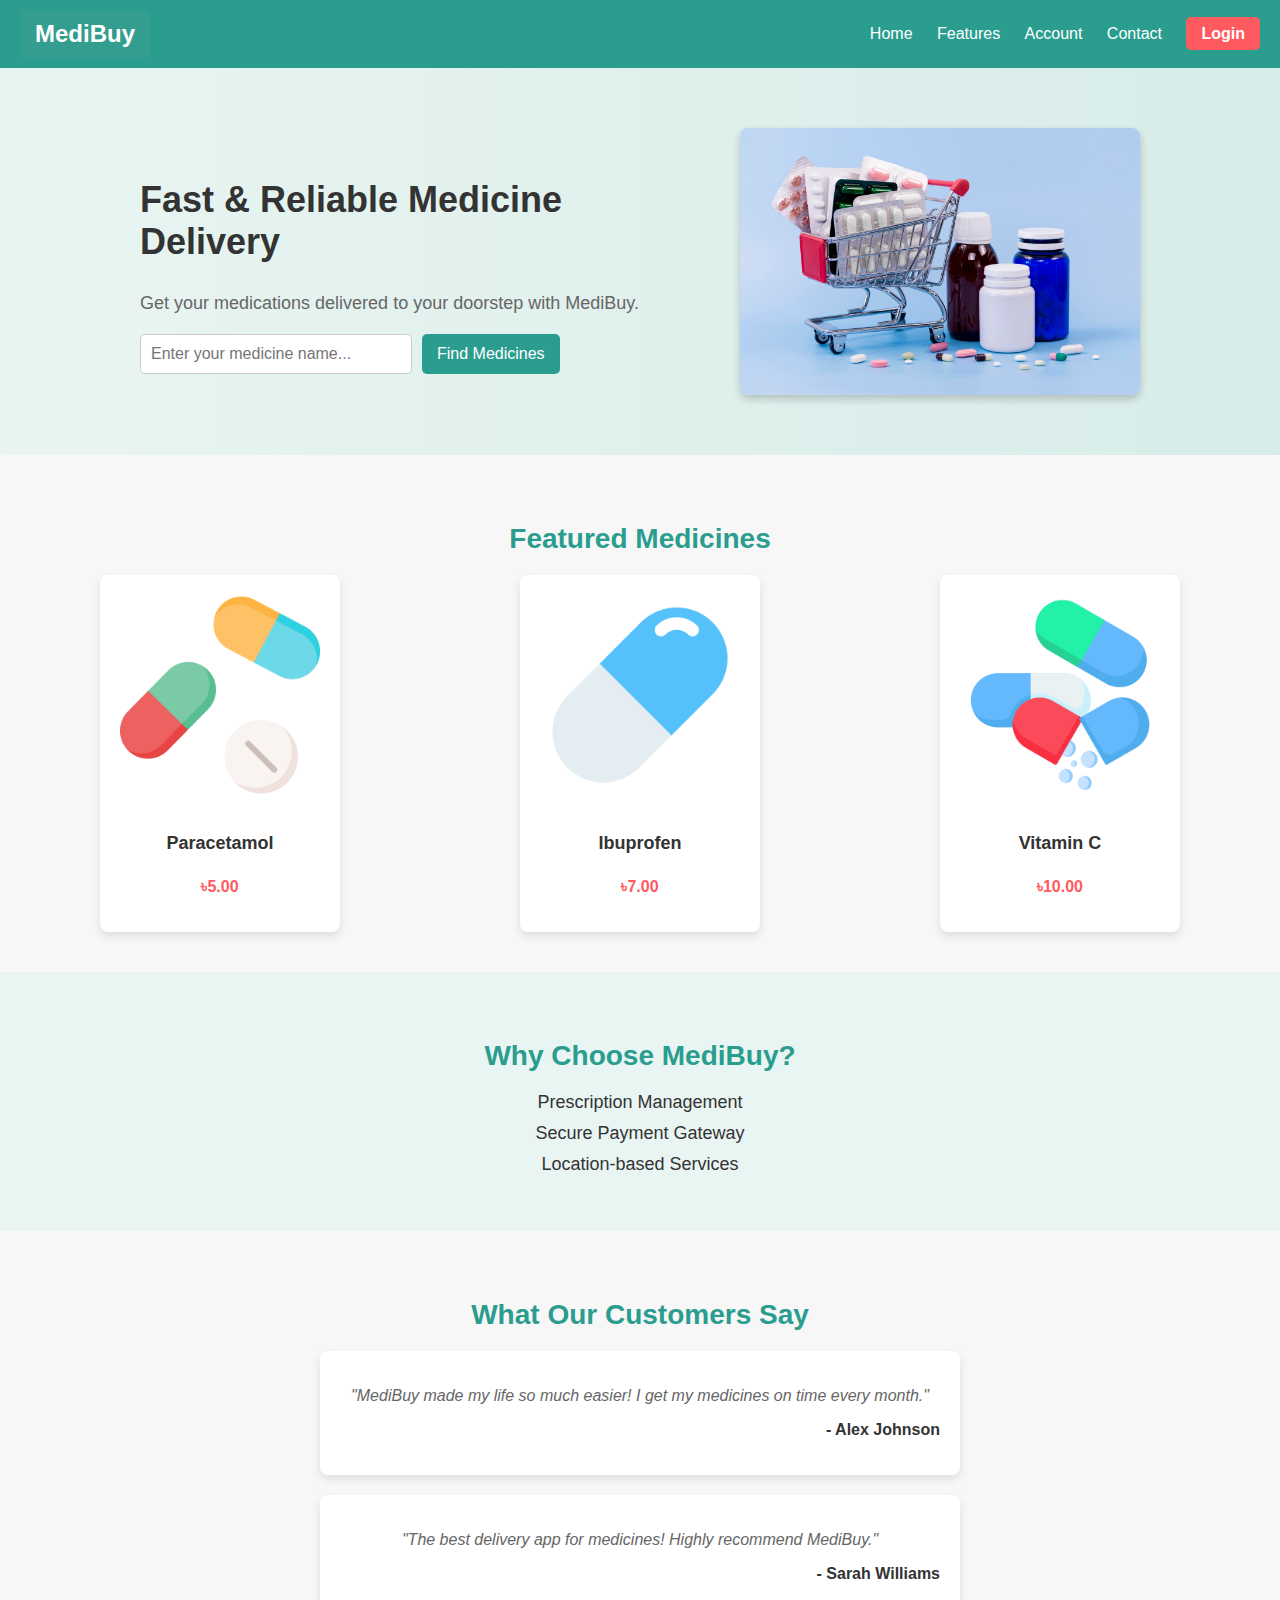
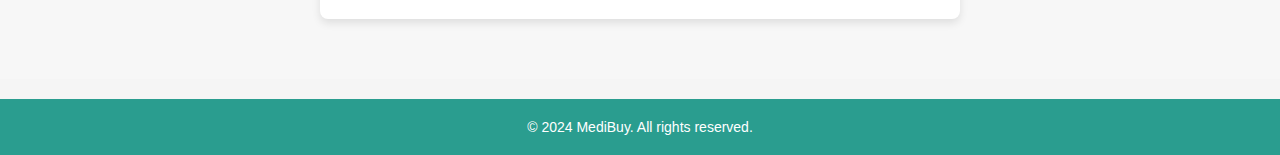
<file: index.html>
<!DOCTYPE html>
<html lang="en">
<head>
    <meta charset="UTF-8">
    <meta name="viewport" content="width=device-width, initial-scale=1.0">
    <title>MediBuy</title>
    <link rel="stylesheet" href="index.css">
</head>
<body>
    <header>
        <h1>
            <a href="index.html" class="button-link">MediBuy</a></h1>
        </h1>
        <nav>
            <a href="#home">Home</a>
            <a href="login.html">Features</a>
            <a href="#account">Account</a>
            <a href="#contact">Contact</a>
            <a href="login.html" class="login-btn">Login</a>
        </nav>
    </header>

    <section id="hero">
        <div class="hero-content">
            <div class="hero-text">
                <h2>Fast & Reliable Medicine Delivery</h2>
                <p>Get your medications delivered to your doorstep with MediBuy.</p>
                <div class="search-container">
                    <input type="text" placeholder="Enter your medicine name...">
                    <button>Find Medicines</button>
                </div>
            </div>
            <img src="image/high-angle-pill-foils-plastic-containers.jpg" alt="Medicine delivery" class="hero-image">
        </div>
    </section>

    <!-- Featured Medicines Section -->
    <section id="featured-medicines">
        <h3>Featured Medicines</h3>
        <div class="medicine-list">
            <div class="medicine-item">
                <img src="image/medicine1.png" alt="Medicine 1">
                <h4>Paracetamol</h4>
                <p>৳5.00</p>
            </div>
            <div class="medicine-item">
                <img src="image/medicine2.png" alt="Medicine 2">
                <h4>Ibuprofen</h4>
                <p>৳7.00</p>
            </div>
            <div class="medicine-item">
                <img src="image/medicine3.png" alt="Medicine 3">
                <h4>Vitamin C</h4>
                <p>৳10.00</p>
            </div>
        </div>
    </section>

    <!-- Benefits Section -->
    <section id="benefits">
        <h3>Why Choose MediBuy?</h3>
        <ul>
            <li>Prescription Management</li>
            <li>Secure Payment Gateway</li>
            <li>Location-based Services</li>
        </ul>
    </section>

    <!-- Testimonials Section -->
    <section id="testimonials">
        <h3>What Our Customers Say</h3>
        <div class="testimonial">
            <p>"MediBuy made my life so much easier! I get my medicines on time every month."</p>
            <p>- Alex Johnson</p>
        </div>
        <div class="testimonial">
            <p>"The best delivery app for medicines! Highly recommend MediBuy."</p>
            <p>- Sarah Williams</p>
        </div>
    </section>

    <footer>
        <p>&copy; 2024 MediBuy. All rights reserved.</p>
    </footer>
</body>
</html>
</file>
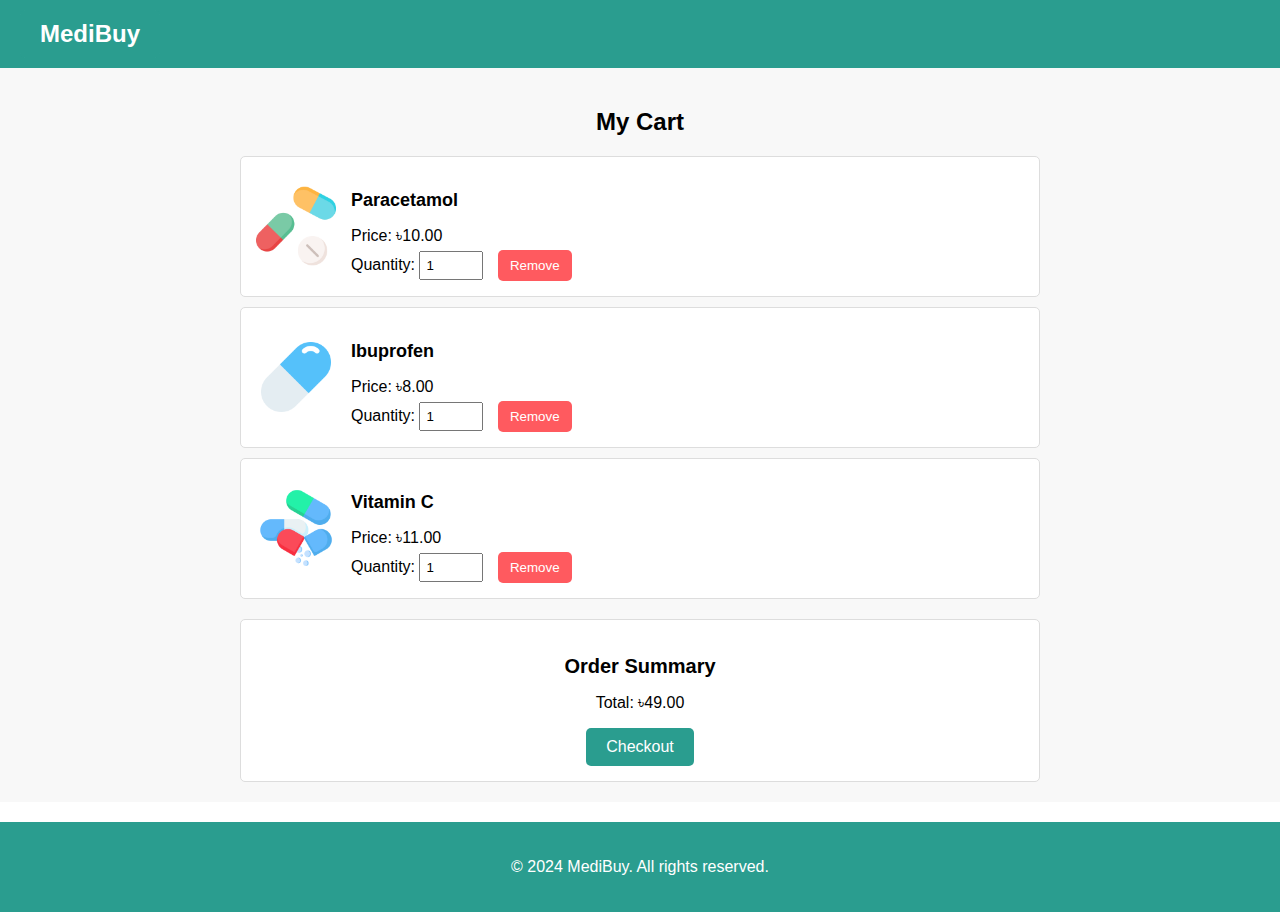
<file: Cart.html>
<!DOCTYPE html>
<html lang="en">
<head>
    <meta charset="UTF-8">
    <meta name="viewport" content="width=device-width, initial-scale=1.0">
    <title>Cart - MediBuy</title>
    <link rel="stylesheet" href="Cart.css">
</head>
<body>
    <header>
        <h1>
            <a href="Home Page.html" class="button-link">MediBuy</a></h1>
        </h1>
    </header>

    <section id="cart">
        <h2>My Cart</h2>
        <div class="cart-container">
            <!-- Item 1 -->
            <div class="cart-item">
                <img src="image/medicine1.png" alt="Medicine 1">
                <div class="item-details">
                    <h3>Paracetamol</h3>
                    <p>Price: ৳10.00</p>
                    <label for="quantity1">Quantity:</label>
                    <input type="number" id="quantity1" name="quantity1" value="1" min="1">
                    <button class="remove-btn">Remove</button>
                </div>
            </div>

            <!-- Item 2 -->
            <div class="cart-item">
                <img src="image/medicine2.png" alt="Medicine 1">
                <div class="item-details">
                    <h3>Ibuprofen</h3>
                    <p>Price: ৳8.00</p>
                    <label for="quantity1">Quantity:</label>
                    <input type="number" id="quantity1" name="quantity1" value="1" min="1">
                    <button class="remove-btn">Remove</button>
                </div>
            </div>

            <!-- Item 3 -->
            <div class="cart-item">
                <img src="image/medicine3.png" alt="Medicine 1">
                <div class="item-details">
                    <h3>Vitamin C</h3>
                    <p>Price: ৳11.00</p>
                    <label for="quantity1">Quantity:</label>
                    <input type="number" id="quantity1" name="quantity1" value="1" min="1">
                    <button class="remove-btn">Remove</button>
                </div>
            </div>
            <!-- Add more items here -->

            <!-- Cart Summary -->
            <div class="cart-summary">
                <h3>Order Summary</h3>
                <p>Total: ৳49.00</p>
                <a href="Secure Payment Gateway.html" class="button-link">Checkout</a>
            </div>
        </div>
    </section>

    <footer>
        <p>&copy; 2024 MediBuy. All rights reserved.</p>
    </footer>

</body>
</html>
</file>
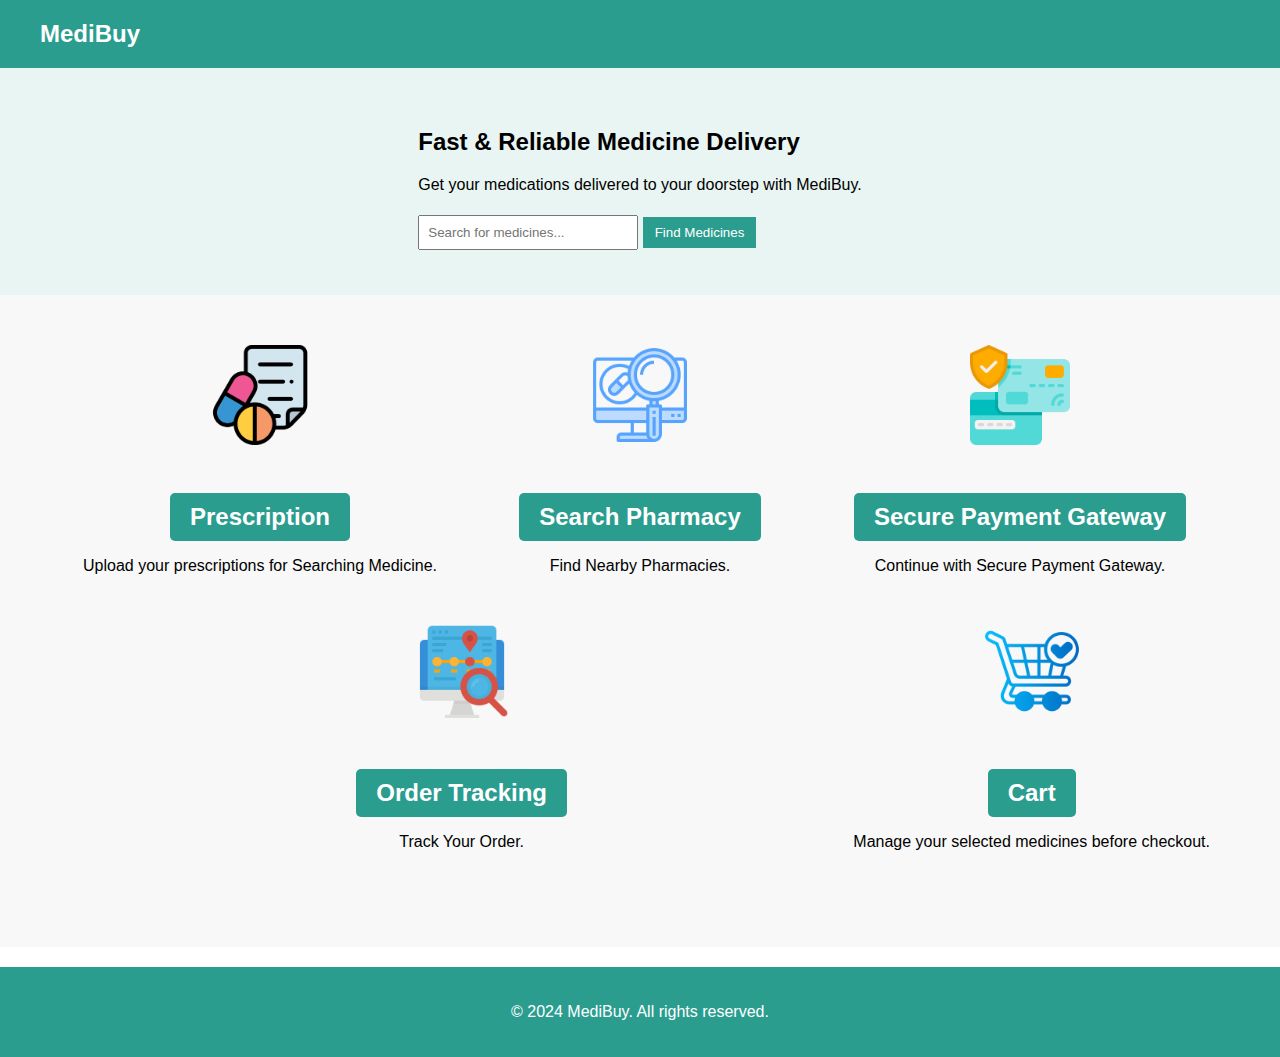
<file: feature.html>
<!DOCTYPE html>
<html lang="en">
<head>
    <meta charset="UTF-8">
    <meta name="viewport" content="width=device-width, initial-scale=1.0">
    <title>MediBuy</title>
    <link rel="stylesheet" href="feature.css">
</head>
<body>
    <header>
        <h1>
            <a href="Home Page.html" class="button-link">MediBuy</a></h1>
        </h1>
    </header>
    
    

    <!-- Hero Section -->
    <section id="hero">
        <div class="hero-content">
            <h2>Fast & Reliable Medicine Delivery</h2>
            <p>Get your medications delivered to your doorstep with MediBuy.</p>
            <div class="search-container">
                <input type="text" placeholder="Search for medicines...">
                <button>Find Medicines</button>
            </div>
        </div>
    </section>

    <!-- Prescription Upload Section -->
    <section class="feature">
        <div class="feature-container">
          <div class="feature-item">
            <img src="image/medical-prescription.png" alt="Upload Prescriptions">
            <h3>
                <a href="Prescription.html" class="button-link">Prescription</a>
            </h3>
            <p>Upload your prescriptions for Searching Medicine.</p>
          </div>
          <div class="feature-item">
            <img src="image/search.png" alt="Book Appointment">
            <h3>
                <a href="Search Pharmacy.html" class="button-link">Search Pharmacy</a>
            </h3>
            <p>Find Nearby Pharmacies.</p>
          </div>
          <div class="feature-item">
            <img src="image/secure-payment.png" alt="Doctor Video Consultation">
            <h3>
                <a href="Secure Payment Gateway.html" class="button-link">Secure Payment Gateway</a>
            </h3>
            </h3>
            <p>Continue with Secure Payment Gateway.</p>
          </div>
          <div class="feature-item">
            <img src="image/tracking.png" alt="Call to Order">
            <h3>
                <a href="Order Tracking.html" class="button-link">Order Tracking</a>
            </h3>
            </h3>
            <p>Track Your Order.</p>
          </div>
          <div>
            <!-- Add this new section for the Cart -->

          
          <div class="feature-item">
            <img src="image/cart.png" alt="Cart">
            <h3>
                <a href="Cart.html" class="button-link">Cart</a>
            </h3>
            <p>Manage your selected medicines before checkout.</p>
          </div>
          
        </div>
      </section>

    <!-- Footer -->
    <footer>
        <p>&copy; 2024 MediBuy. All rights reserved.</p>
    </footer>


</body>
</html>
</file>
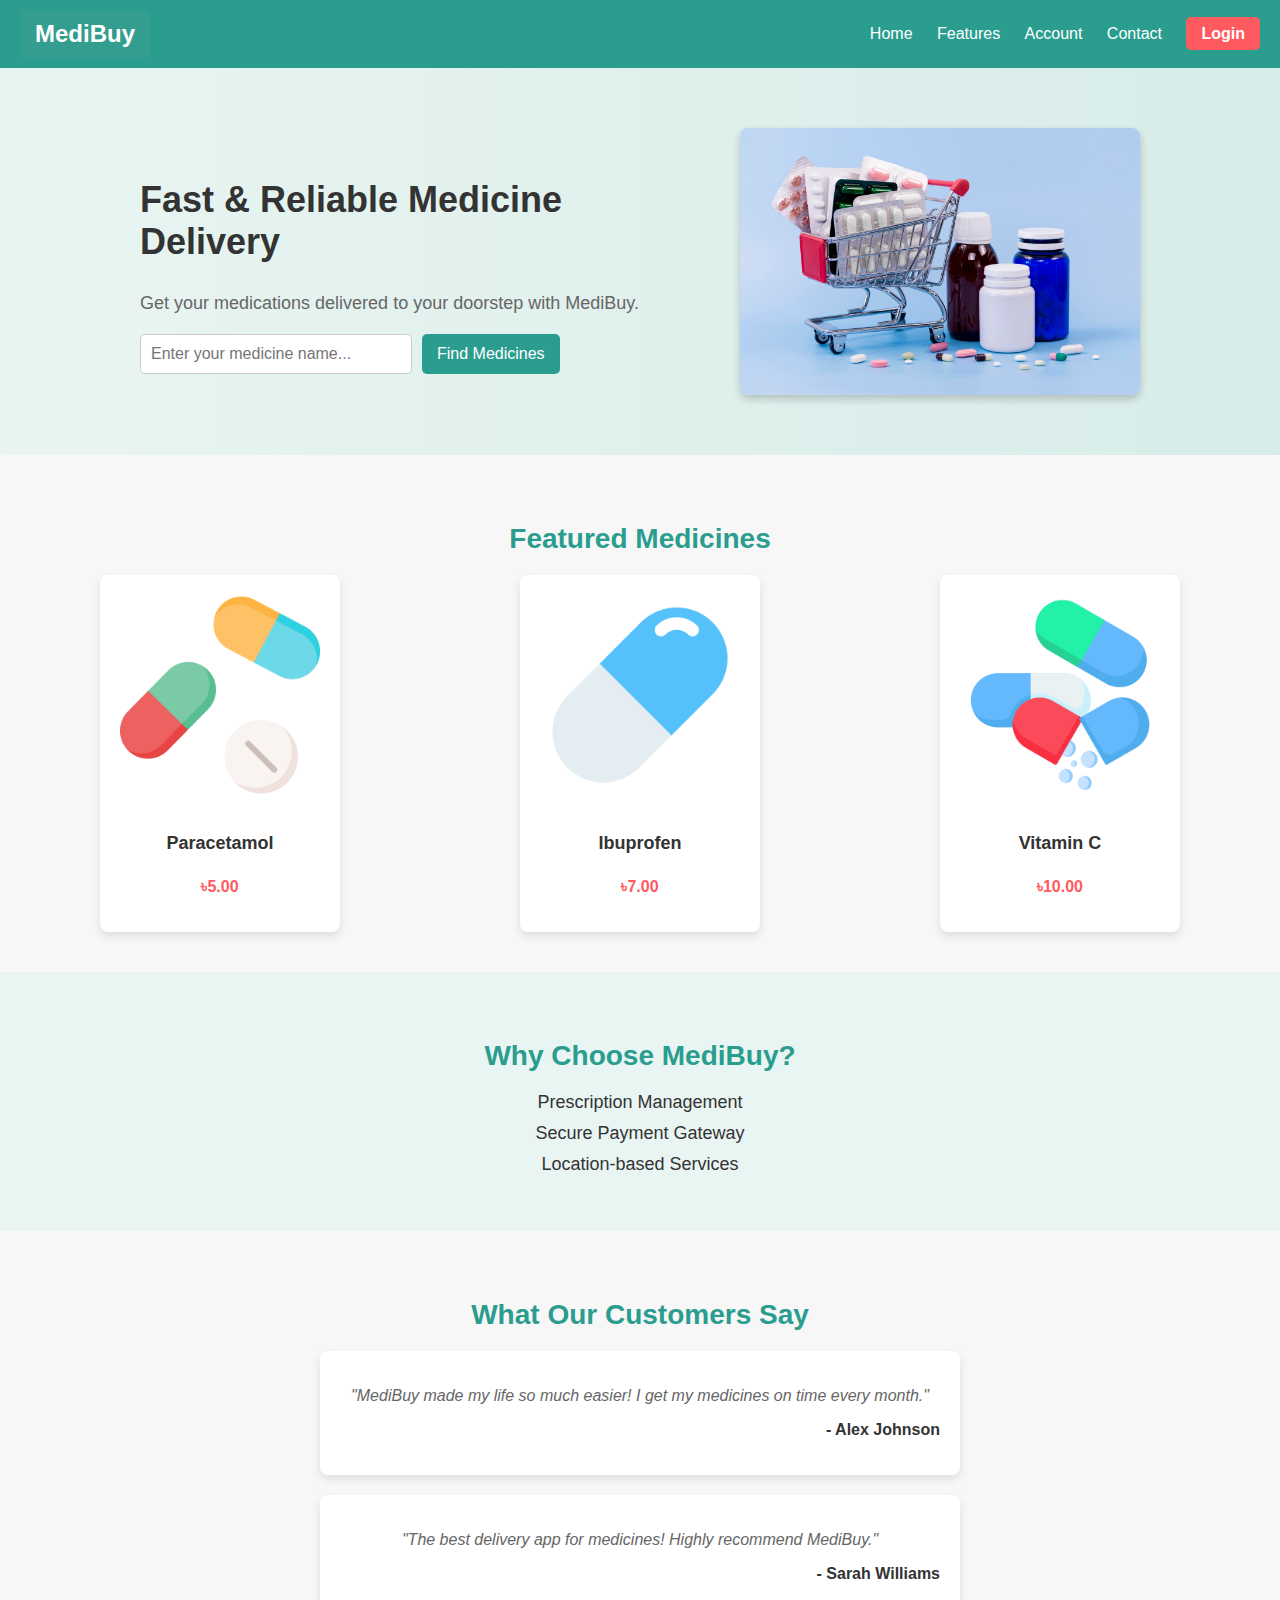
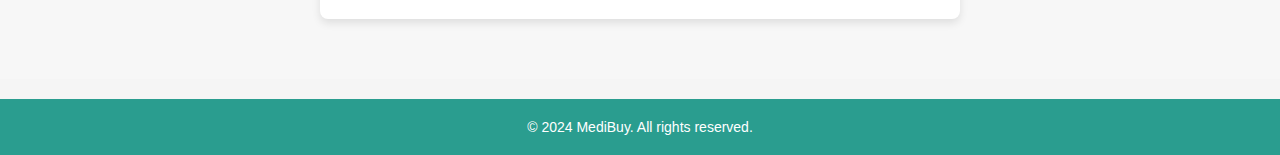
<file: Home Page.html>
<!DOCTYPE html>
<html lang="en">
<head>
    <meta charset="UTF-8">
    <meta name="viewport" content="width=device-width, initial-scale=1.0">
    <title>MediBuy</title>
    <link rel="stylesheet" href="Home Page.css">
</head>
<body>
    <header>
        <h1>
            <a href="Home Page.html" class="button-link">MediBuy</a></h1>
        </h1>
        <nav>
            <a href="#home">Home</a>
            <a href="login.html">Features</a>
            <a href="#account">Account</a>
            <a href="#contact">Contact</a>
            <a href="login.html" class="login-btn">Login</a>
        </nav>
    </header>

    <section id="hero">
        <div class="hero-content">
            <div class="hero-text">
                <h2>Fast & Reliable Medicine Delivery</h2>
                <p>Get your medications delivered to your doorstep with MediBuy.</p>
                <div class="search-container">
                    <input type="text" placeholder="Enter your medicine name...">
                    <button>Find Medicines</button>
                </div>
            </div>
            <img src="image\high-angle-pill-foils-plastic-containers.jpg" alt="Medicine delivery" class="hero-image">
        </div>
    </section>

    <!-- Featured Medicines Section -->
    <section id="featured-medicines">
        <h3>Featured Medicines</h3>
        <div class="medicine-list">
            <div class="medicine-item">
                <img src="image/medicine1.png" alt="Medicine 1">
                <h4>Paracetamol</h4>
                <p>৳5.00</p>
            </div>
            <div class="medicine-item">
                <img src="image/medicine2.png" alt="Medicine 2">
                <h4>Ibuprofen</h4>
                <p>৳7.00</p>
            </div>
            <div class="medicine-item">
                <img src="image/medicine3.png" alt="Medicine 3">
                <h4>Vitamin C</h4>
                <p>৳10.00</p>
            </div>
        </div>
    </section>

    <!-- Benefits Section -->
    <section id="benefits">
        <h3>Why Choose MediBuy?</h3>
        <ul>
            <li>Prescription Management</li>
            <li>Secure Payment Gateway</li>
            <li>Location-based Services</li>
        </ul>
    </section>

    <!-- Testimonials Section -->
    <section id="testimonials">
        <h3>What Our Customers Say</h3>
        <div class="testimonial">
            <p>"MediBuy made my life so much easier! I get my medicines on time every month."</p>
            <p>- Alex Johnson</p>
        </div>
        <div class="testimonial">
            <p>"The best delivery app for medicines! Highly recommend MediBuy."</p>
            <p>- Sarah Williams</p>
        </div>
    </section>

    <footer>
        <p>&copy; 2024 MediBuy. All rights reserved.</p>
    </footer>
</body>
</html>
</file>
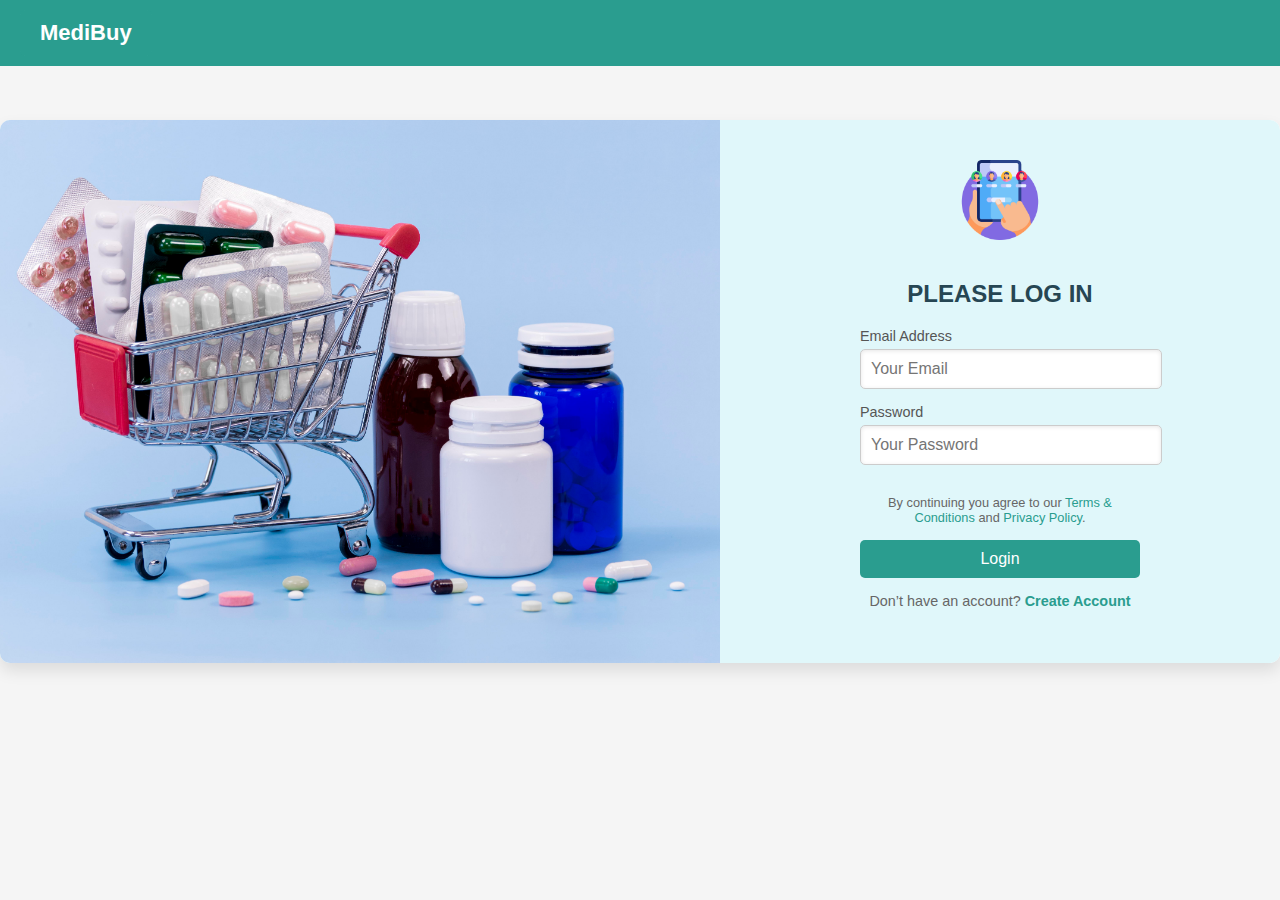
<file: login.html>
<!DOCTYPE html>
<html lang="en">
<head>
    <meta charset="UTF-8">
    <meta name="viewport" content="width=device-width, initial-scale=1.0">
    <title>Login - MediBuy</title>
    <link rel="preconnect" href="https://fonts.googleapis.com">
    <link rel="preconnect" href="https://fonts.gstatic.com" crossorigin>
    <link href="https://fonts.googleapis.com/css2?family=Roboto:wght@400;500;700&display=swap" rel="stylesheet">
    <link rel="stylesheet" href="login.css">
</head>
<body>
    <header>
        <h1>
            <a href="Home Page.html" class="button-link">MediBuy</a></h1>
        </h1>
    </header>
    <br> <br><br>
    
    <div class="login-container">
        <!-- Left Section for Image -->
        <div class="login-image">
            <img src="image/high-angle-pill-foils-plastic-containers.jpg" alt="Promotional Image">
        </div>

        <!-- Right Section for Login Form -->
        <div class="login-form">
            <img src="image/user-friendly.png" alt="MediBuy Logo" class="logo">
            <h2>PLEASE LOG IN</h2>

            <form action="/login" method="post">
                <label for="email">Email Address</label>
                <input type="email" id="email" name="email" placeholder="Your Email" required>

                <label for="password">Password</label>
                <input type="password" id="password" name="password" placeholder="Your Password" required>

                <p class="terms-text">
                    By continuing you agree to our <a href="#">Terms & Conditions</a> and <a href="#">Privacy Policy</a>.
                </p>

                
                <a href="feature.html" class="button-link">Login</a>

            </form>

            <p class="signup-text">
                Don’t have an account? <a href="signup.html">Create Account</a>
            </p>
        </div>
    </div>
</body>
</html>
</file>
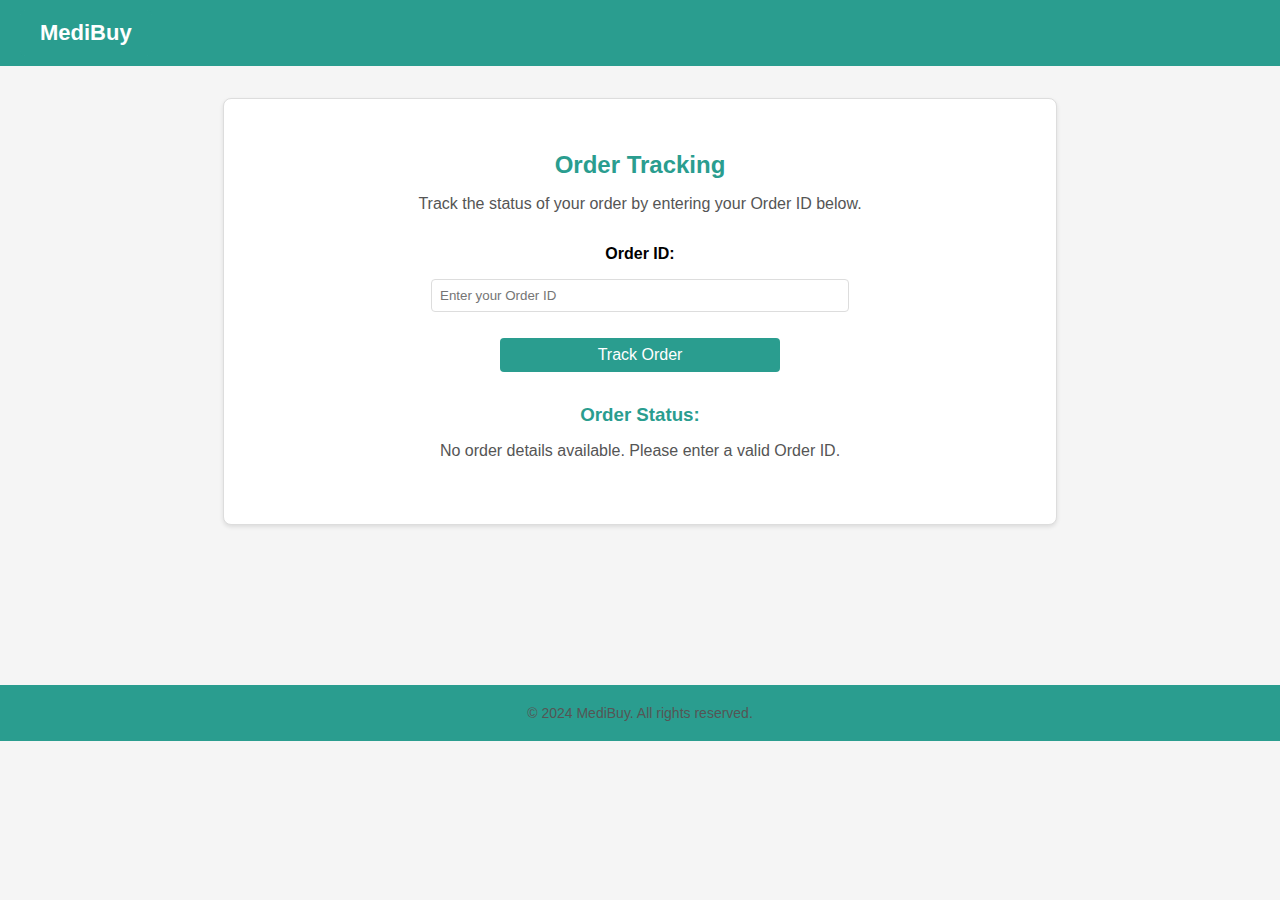
<file: Order Tracking.html>
<!DOCTYPE html>
<html lang="en">
<head>
    <meta charset="UTF-8">
    <meta name="viewport" content="width=device-width, initial-scale=1.0">
    <title>Order Tracking - MediBuy</title>
    <link rel="stylesheet" href="Order Tracking.css">
</head>
<body>
    <header>
        <h1>
            <a href="Home Page.html" class="button-link">MediBuy</a></h1>
        </h1>
    </header>
    <main class="main-content">
        <section class="order-tracking-section">
            <h2>Order Tracking</h2>
            <p>Track the status of your order by entering your Order ID below.</p>
            <form id="tracking-form" class="tracking-form">
                <label for="order-id" class="tracking-label">Order ID:</label>
                <input type="text" id="order-id" name="order-id" placeholder="Enter your Order ID" required>
                <button type="submit" class="tracking-btn">Track Order</button>
            </form>
            <div id="tracking-result" class="tracking-result">
                <h3>Order Status:</h3>
                <p id="status-message">No order details available. Please enter a valid Order ID.</p>
            </div>
        </section>
    </main>
    <br><br><br><br><br><br>
    <footer>
        <p>&copy; 2024 MediBuy. All rights reserved.</p>
    </footer>

    <script>
        // JavaScript to simulate order tracking functionality
        document.getElementById('tracking-form').addEventListener('submit', function(e) {
            e.preventDefault();
            const orderId = document.getElementById('order-id').value;

            // Simulated order tracking logic
            if (orderId === "12345") {
                document.getElementById('status-message').textContent = "Your order is on the way and will be delivered soon!";
            } else if (orderId === "67890") {
                document.getElementById('status-message').textContent = "Your order has been delivered. Thank you for shopping with MediBuy!";
            } else {
                document.getElementById('status-message').textContent = "Order not found. Please check your Order ID and try again.";
            }
        });
    </script>
</body>
</html>
</file>
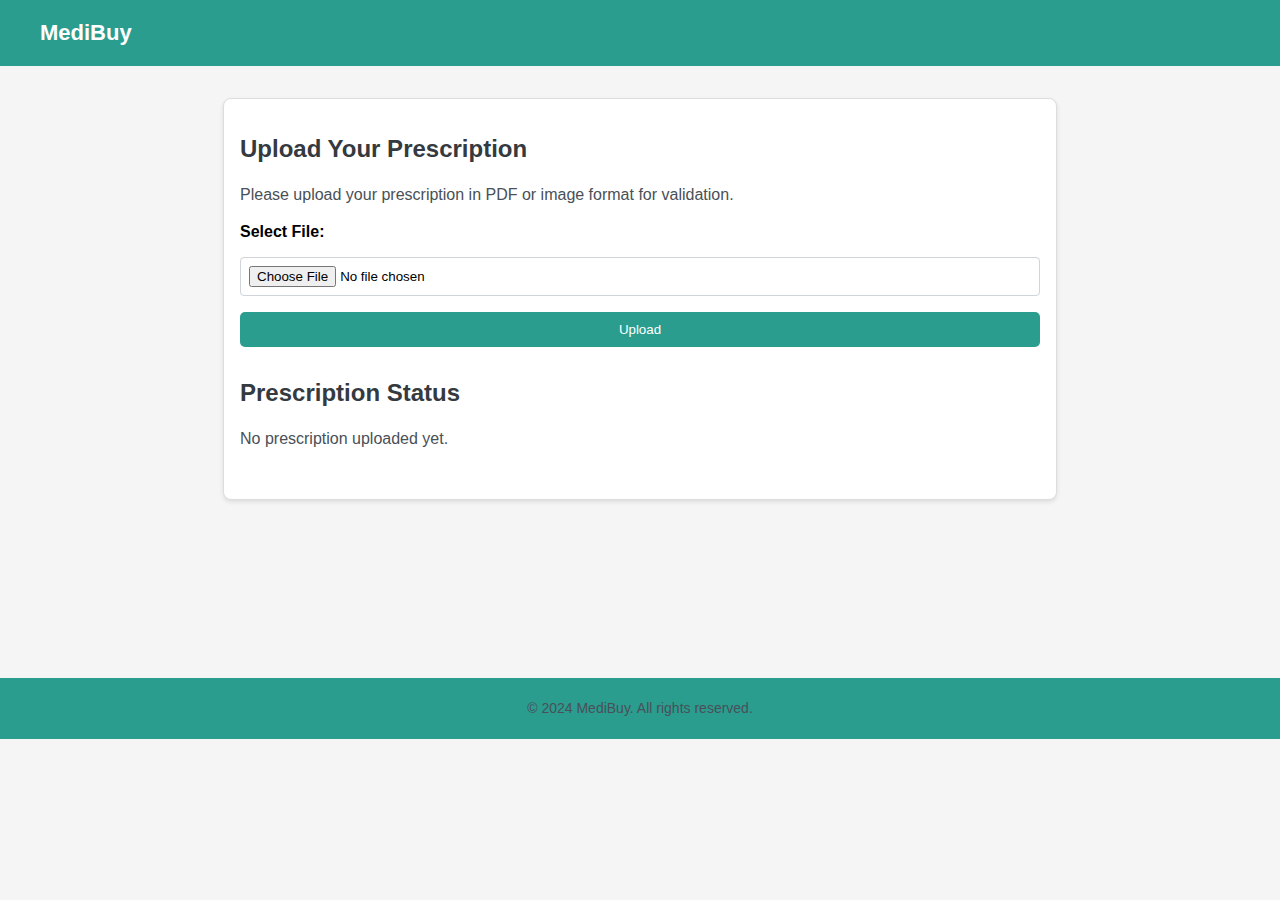
<file: Prescription.html>
<!DOCTYPE html>
<html lang="en">
<head>
    <meta charset="UTF-8">
    <meta name="viewport" content="width=device-width, initial-scale=1.0">
    <title>Prescription Management - MediBuy</title>
    <link rel="stylesheet" href="Prescription.css">
</head>
<body>
    <header>
        <h1>
            <a href="Home Page.html" class="button-link">MediBuy</a></h1>
        </h1>
    </header>
    <main>
        <section class="upload-section">
            <h2>Upload Your Prescription</h2>
            <p>Please upload your prescription in PDF or image format for validation.</p>
            <form id="prescriptionForm">
                <label for="prescriptionUpload">Select File:</label>
                <input type="file" id="prescriptionUpload" name="prescriptionUpload" accept=".pdf, .jpg, .jpeg, .png" required>
                <button type="submit">Upload</button>
            </form>
        </section>
        <section class="status-section">
            <h2>Prescription Status</h2>
            <p id="statusMessage">No prescription uploaded yet.</p>
        </section>
    </main>
    <br><br><br><br><br>
    <br><br>
    <footer>
        <p>&copy; 2024 MediBuy. All rights reserved.
        
        </p>
    </footer>
</body>
</html>
</file>
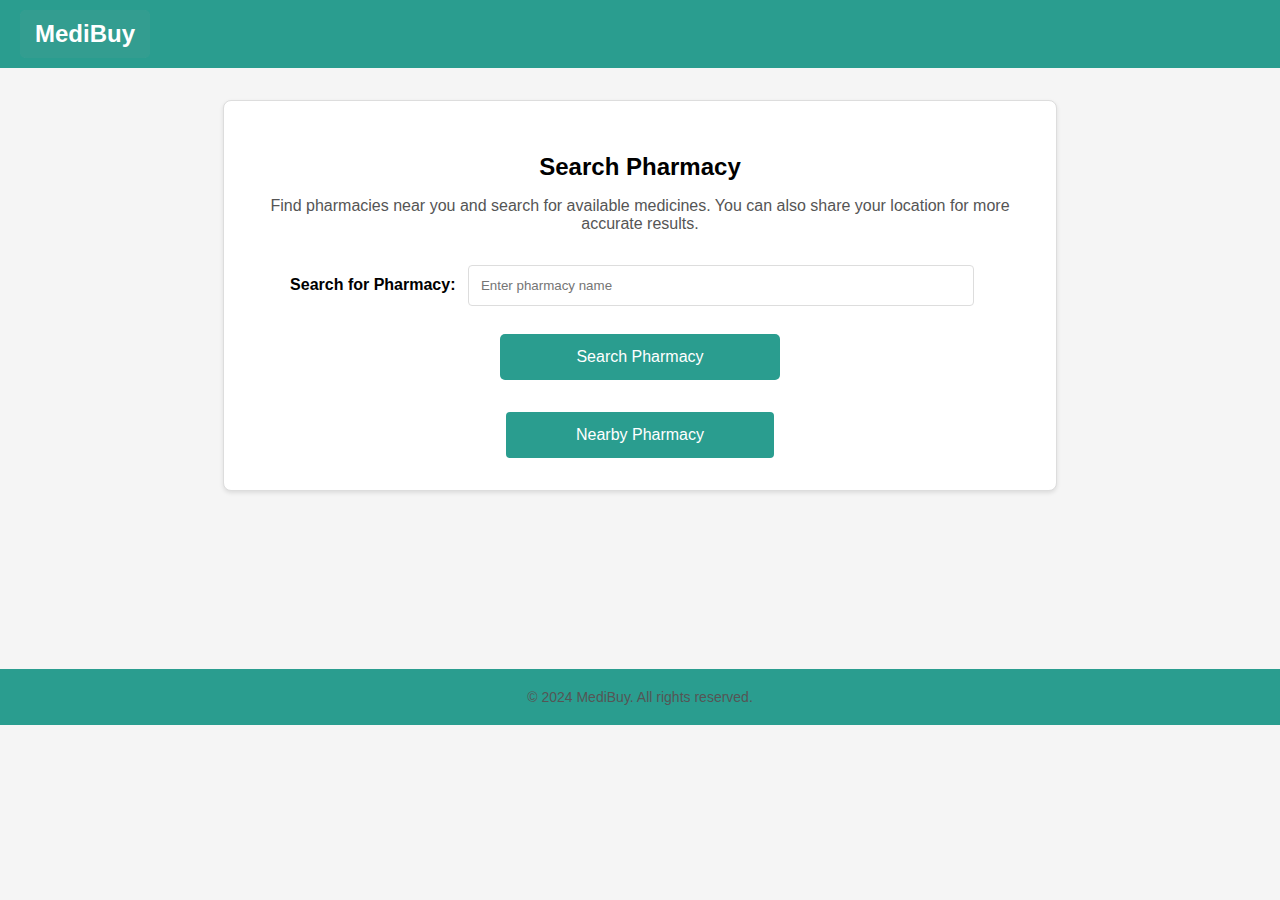
<file: Search Pharmacy.html>
<!DOCTYPE html>
<html lang="en">
<head>
    <meta charset="UTF-8">
    <meta name="viewport" content="width=device-width, initial-scale=1.0">
    <title>Location-based Services - MediBuy</title>
    <link rel="stylesheet" href="Search Pharmacy.css">
</head>
<body>
    <header class="header">
        <h1>
            <a href="Home Page.html" class="button-link">MediBuy</a></h1>
        </h1>
    </header>
    <main class="main-content">
        <section class="location-services-section">
            <h2>Search Pharmacy</h2>
            <p>Find pharmacies near you and search for available medicines. You can also share your location for more accurate results.</p>

            <div class="search-container">
                <label for="search-pharmacy" class="search-label">Search for Pharmacy:</label>
                <input type="text" id="search-pharmacy" placeholder="Enter pharmacy name">
                <br><br>
                <button id="search-btn" class="search-btn">Search Pharmacy</button>
            </div>



            <div class="location-services-btns">
                <button id="share-location" class="share-location-btn">Nearby Pharmacy</button>
            </div>
        </section>
    </main>
    <br><br><br><br><br><br><br>
    <footer class="footer">
        <div class="container">
            <p>&copy; 2024 MediBuy. All rights reserved.</p>
        </div>
    </footer>

    <script>
        // JavaScript to handle location sharing
        document.getElementById('share-location').addEventListener('click', function() {
            if (navigator.geolocation) {
                navigator.geolocation.getCurrentPosition(function(position) {
                    const lat = position.coords.latitude;
                    const lon = position.coords.longitude;
                    alert('Your location has been shared: Latitude: ' + lat + ', Longitude: ' + lon);
                    // Optionally, you can use this latitude and longitude to fetch nearby pharmacies.
                }, function(error) {
                    alert('Error retrieving your location.');
                });
            } else {
                alert("Geolocation is not supported by this browser.");
            }
        });
    </script>
</body>
</html>
</file>
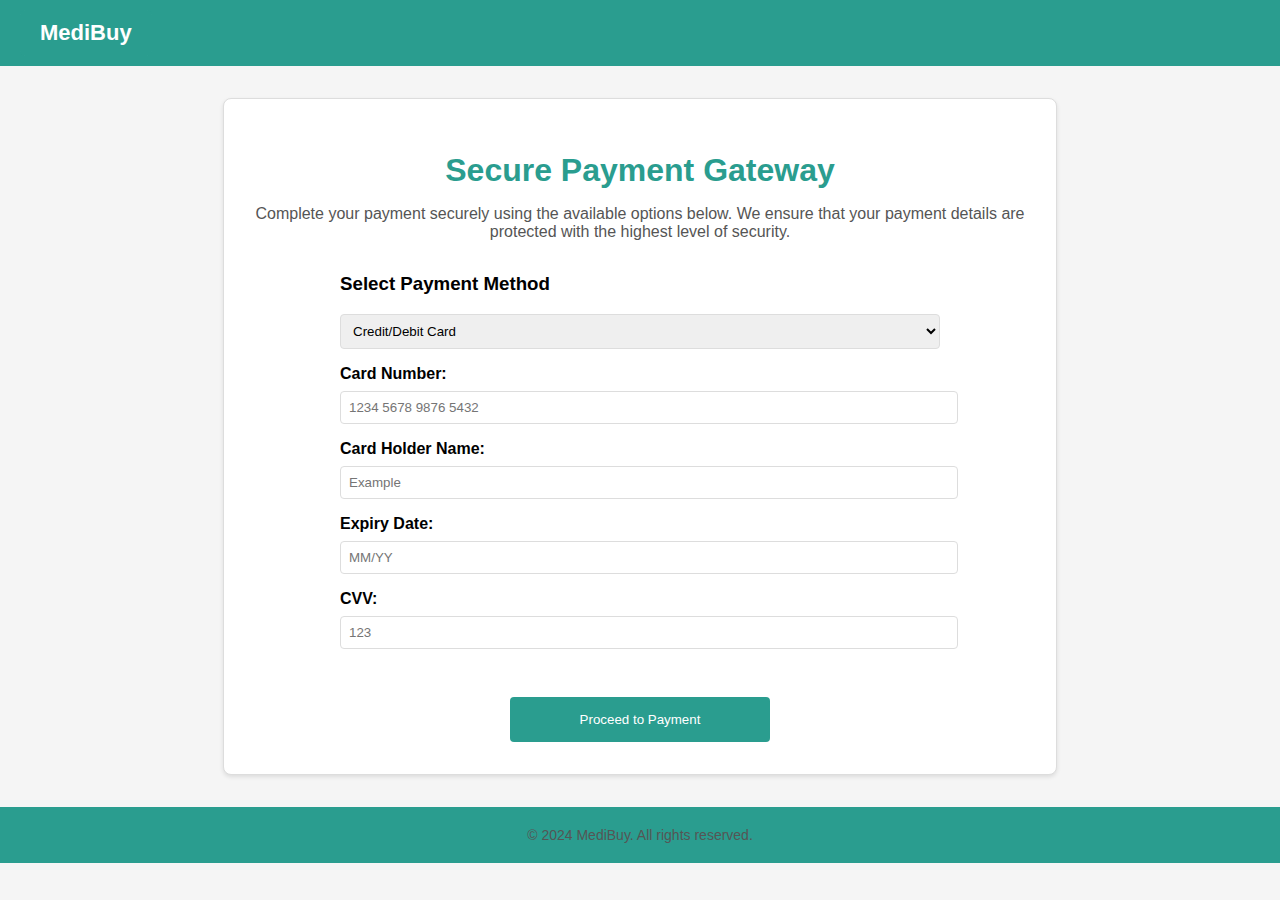
<file: Secure Payment Gateway.html>
<!DOCTYPE html>
<html lang="en">
<head>
    <meta charset="UTF-8">
    <meta name="viewport" content="width=device-width, initial-scale=1.0">
    <title>Secure Payment Gateway - MediBuy</title>
    <link rel="stylesheet" href="Secure Payment Gateway.css">
</head>
<body>
    <header>
        <h1>
            <a href="Home Page.html" class="button-link">MediBuy</a></h1>
        </h1>
    </header>
    <main class="main-content">
        <section class="payment-gateway-section">
            <h1>Secure Payment Gateway</h1>
            <p>Complete your payment securely using the available options below. We ensure that your payment details are protected with the highest level of security.</p>

            <div class="payment-methods">
                <h3>Select Payment Method</h3>
                <form id="payment-form">
                    
                    <select id="payment-method" name="payment-method" required>
                        <option value="credit-card">Credit/Debit Card</option>
                        <option value="mobile-wallet">Mobile Wallet (bKash)</option>
                        <option value="Nagad">Mobile Wallet (Nagad)</option>
                    </select>

                    <div id="credit-card-info" class="payment-method-info">
                        <label for="card-number" class="payment-input-label">Card Number:</label>
                        <input type="text" id="card-number" name="card-number" placeholder="1234 5678 9876 5432" required>

                        <label for="card-number" class="payment-input-label">Card Holder Name:</label>
                        <input type="text" id="card-holder name" name="card-holder name" placeholder="Example" required>

                        <label for="expiry-date" class="payment-input-label">Expiry Date:</label>
                        <input type="text" id="expiry-date" name="expiry-date" placeholder="MM/YY" required>

                        <label for="cvv" class="payment-input-label">CVV:</label>
                        <input type="text" id="cvv" name="cvv" placeholder="123" required>
                    </div>

                    <div id="mobile-wallet-info" class="payment-method-info">
                        <label for="mobile-number" class="payment-input-label">bKash Number:</label>
                        <input type="text" id="mobile-number" name="mobile-number" placeholder="017XXXXXXXX" required>
                    </div>

                    <div id="Nagad-info" class="payment-method-info">
                        <label for="Nagad-email" class="payment-input-label">Nagad Number:</label>
                        <input type="text" id="Nagad-number" name="Nagad-number" placeholder="017XXXXXXXX" required>
                    </div>

                    <button type="submit" class="payment-btn">Proceed to Payment</button>
                </form>
            </div>
        </section>
    </main>
    <footer class="footer">
        <div class="container">
            <p>&copy; 2024 MediBuy. All rights reserved.</p>
        </div>
    </footer>

    <script>
        // JavaScript to dynamically show payment options based on selection
        const paymentMethodSelect = document.getElementById('payment-method');
        const creditCardInfo = document.getElementById('credit-card-info');
        const mobileWalletInfo = document.getElementById('mobile-wallet-info');
        const NagadInfo = document.getElementById('Nagad-info');

        paymentMethodSelect.addEventListener('change', function() {
            const selectedMethod = paymentMethodSelect.value;

            // Hide all payment details first
            creditCardInfo.style.display = 'none';
            mobileWalletInfo.style.display = 'none';
            NagadInfo.style.display = 'none';

            // Show relevant payment details
            if (selectedMethod === 'credit-card') {
                creditCardInfo.style.display = 'block';
            } else if (selectedMethod === 'mobile-wallet') {
                mobileWalletInfo.style.display = 'block';
            } else if (selectedMethod === 'Nagad') {
                NagadInfo.style.display = 'block';
            }
        });

        // Trigger the change event on load to show the default payment option
        paymentMethodSelect.dispatchEvent(new Event('change'));
    </script>
</body>
</html>
</file>
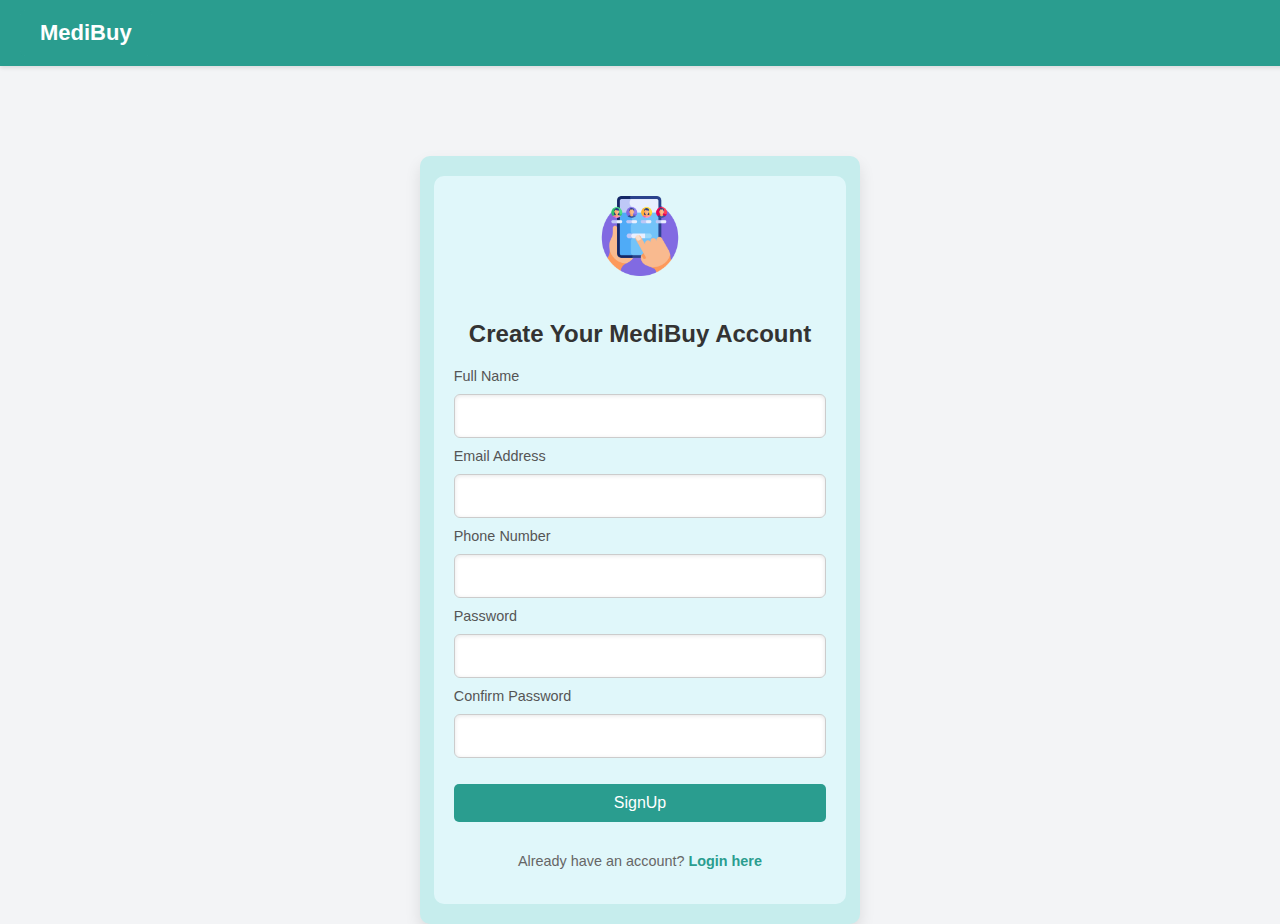
<file: signup.html>
<!DOCTYPE html>
<html lang="en">
<head>
    
    <meta charset="UTF-8">
    <meta name="viewport" content="width=device-width, initial-scale=1.0">
    <title>Create Account - MediBuy</title>
    <link rel="stylesheet" href="signup.css">
</head>
<body>
    <header>
        <h1><a href="Home Page.html" class="button-link">MediBuy</a></h1>
    </header>
    <br><br><br><br><br><br><br><br><br><br>
    <div class="signup-container">
        <div class="signup-content">
            <!-- Logo Section -->
            <img src="image/user-friendly.png" alt="MediBuy Logo" class="logo">
            
            <h2>Create Your MediBuy Account</h2>
            <form action="/signup" method="post">
                <label for="name">Full Name</label>
                <input type="text" id="name" name="name" required>

                <label for="email">Email Address</label>
                <input type="email" id="email" name="email" required>

                <label for="phone">Phone Number</label>
                <input type="tel" id="phone" name="phone" required>

                <label for="password">Password</label>
                <input type="password" id="password" name="password" required>

                <label for="confirm-password">Confirm Password</label>
                <input type="password" id="confirm-password" name="confirm-password" required>

                <p>
                    <a href="feature.html" class="sign_button-link">SignUp</a>
                </p>
            </form>
            <p class="signup-text">Already have an account? <a href="login.html">Login here</a></p>
        </div>
    </div>
</body>
</html>
</file>
<file: index.css>
body {
	font-family: Arial, sans-serif;
	margin: 0;
	padding: 0;
	background-color: #f5f5f5;
}


/* Header Styling */
header {
	background-color: #2a9d8f;
	color: white;
	padding: 10px 20px;
	display: flex;
	justify-content: space-between;
	align-items: center;
}
/* Header Styling for MediBuy Icon */
header h1 {
	font-size: 22px;
	font-weight: bold;
	color: white;               
	background-color: #d2ede8;  
	padding: none;          
	border-radius: 8px;         
	margin: 0;
	font-family: 'Arial', sans-serif; 
	display: inline-block;     
}

header h1 {
	font-size: 24px;
	font-weight: bold;
}

nav a {
	color: white;
	text-decoration: none;
	margin-left: 20px;
	font-size: 16px;
	transition: color 0.3s;
}

nav a:hover {
	color: #ffcccb;
}

.login-btn {
	background-color: #ff5a5f;
	padding: 8px 15px;
	border-radius: 5px;
	font-weight: bold;
	transition: background-color 0.3s;
}

.login-btn:hover {
	background-color: #ff7878;
}

/* Hero Section Styling */
#hero {
	padding: 60px 20px;
	background: linear-gradient(to right, #e9f5f2, #d7ece8);
	display: flex;
	justify-content: center;
	align-items: center;
	text-align: left;
}

.hero-content {
	display: flex;
	align-items: center;
	justify-content: space-between;
	max-width: 1000px;
	width: 100%;
}

.hero-text h2 {
	font-size: 36px;
	color: #333;
}

.hero-text p {
	font-size: 18px;
	color: #666;
	margin: 10px 0 20px;
}

.hero-image {
	max-width: 400px;
	margin-left: 40px;
	border-radius: 8px;
	box-shadow: 0 4px 8px rgba(0, 0, 0, 0.2);
}

.search-container {
	display: flex;
	gap: 10px;
	margin-top: 20px;
}

input[type="text"] {
	padding: 10px;
	width: 250px;
	border: 1px solid #ccc;
	border-radius: 5px;
	font-size: 16px;
}

button {
	padding: 10px 15px;
	background-color: #2a9d8f;
	color: white;
	border: none;
	border-radius: 5px;
	cursor: pointer;
	font-size: 16px;
	transition: background-color 0.3s;
}

button:hover {
	background-color: #237f6e;
}

/* Featured Medicines Section */
#featured-medicines {
	padding: 40px 20px;
	background-color: #f7f7f7;
	text-align: center;
}

#featured-medicines h3 {
	font-size: 28px;
	color: #2a9d8f;
	margin-bottom: 20px;
}

.medicine-list {
	display: flex;
	justify-content: space-around;
	gap: 20px;
	flex-wrap: wrap;
}

.medicine-item {
	width: 200px;
	background-color: white;
	padding: 20px;
	border-radius: 8px;
	box-shadow: 0 4px 8px rgba(0, 0, 0, 0.1);
	text-align: center;
}

.medicine-item img {
	max-width: 100%;
	border-radius: 5px;
	margin-bottom: 10px;
}

.medicine-item h4 {
	font-size: 18px;
	color: #333;
}

.medicine-item p {
	font-size: 16px;
	color: #ff5a5f;
	font-weight: bold;
}

/* Benefits Section */
#benefits {
	padding: 40px 20px;
	background-color: #e9f5f2;
	text-align: center;
}

#benefits h3 {
	font-size: 28px;
	color: #2a9d8f;
	margin-bottom: 20px;
}

#benefits ul {
	list-style-type: none;
	padding: 0;
}

#benefits li {
	font-size: 18px;
	color: #333;
	margin: 10px 0;
}

/* Testimonials Section */
#testimonials {
	padding: 40px 20px;
	background-color: #f7f7f7;
	text-align: center;
}

#testimonials h3 {
	font-size: 28px;
	color: #2a9d8f;
	margin-bottom: 20px;
}

.testimonial {
	max-width: 600px;
	margin: 0 auto 20px;
	padding: 20px;
	background-color: white;
	border-radius: 8px;
	box-shadow: 0 4px 8px rgba(0, 0, 0, 0.1);
	font-size: 16px;
	color: #555;
}

.testimonial p:first-child {
	font-style: italic;
	color: #666;
}

.testimonial p:last-child {
	text-align: right;
	font-weight: bold;
	color: #333;
}

/* Footer Styling */
footer {
	background-color: #2a9d8f;
	padding: 20px;
	text-align: center;
	color: #fff;
	font-size: 14px;
	margin-top: 20px;
}

footer p {
	margin: 0;
}






.button-link {
	display: inline-block;
	background-color: #339d90;
	color: rgb(255, 255, 255);
	padding: 10px 15px;
	border-radius: 5px;
	text-align: center;
	text-decoration: none;
	font-size: 1em;
	cursor: pointer;
	transition: background-color 0.3s;
}

.button-link:hover {
	background-color: #21867a;
}
</file>
<file: Cart.css>
/* General body styling */
body {
    font-family: Arial, sans-serif;
    margin: 0;
    padding: 0;
}

/* Header and navigation styling */
header {
    background-color: #2a9d8f;
    color: white;
    padding: 10px 20px;
    display: flex;
    justify-content: space-between;
    align-items: center;
}


#cart {
    padding: 20px;
    background-color: #f8f8f8;
}

#cart h2 {
    text-align: center;
    margin-bottom: 20px;
}

.cart-container {
    max-width: 800px;
    margin: 0 auto;
}

.cart-item {
    display: flex;
    align-items: center;
    justify-content: space-between;
    background-color: #ffffff;
    padding: 15px;
    border: 1px solid #ddd;
    margin-bottom: 10px;
    border-radius: 5px;
}

.cart-item img {
    width: 80px;
    height: 80px;
    border-radius: 5px;
}

.item-details {
    flex-grow: 1;
    margin-left: 15px;
}

.item-details h3 {
    font-size: 18px;
    margin-bottom: 5px;
}

.item-details p {
    margin-bottom: 5px;
}

.item-details input[type="number"] {
    width: 50px;
    margin-right: 10px;
    padding: 5px;
}

.remove-btn {
    background-color: #ff5a5f;
    color: white;
    padding: 8px 12px;
    border: none;
    border-radius: 5px;
    cursor: pointer;
}

.remove-btn:hover {
    background-color: #d44a4d;
}

.cart-summary {
    background-color: #ffffff;
    padding: 15px;
    border: 1px solid #ddd;
    border-radius: 5px;
    margin-top: 20px;
    text-align: center;
}

.cart-summary h3 {
    font-size: 20px;
    margin-bottom: 10px;
}

.checkout-btn {
    background-color: #2a9d8f;
    color: white;
    padding: 10px 20px;
    border: none;
    border-radius: 5px;
    font-size: 16px;
    cursor: pointer;
}

.checkout-btn:hover {
    background-color: #21867a;
}


/* Footer Styling */
footer {
    background-color: #2a9d8f;
    padding: 20px;
    text-align: center;
    color: #fff;
    margin-top: 20px; 
}






.button-link {
    display: inline-block;
    background-color: #2a9d8f;
    color: white;
    padding: 10px 20px;
    border-radius: 5px;
    text-align: center;
    text-decoration: none;
    font-size: 1em;
    cursor: pointer;
    transition: background-color 0.3s;
}

.button-link:hover {
    background-color: #21867a;
}
header h1 {
  font-size: 22px;
  font-weight: bold;
  color: white;               
  background-color: #d2ede8;  
  padding: none;          
  border-radius: 8px;         
  margin: 0;
  font-family: 'Arial', sans-serif; 
  display: inline-block;     
}

header h1 {
  font-size: 24px;
  font-weight: bold;
}
</file>
<file: feature.css>
/* General body styling */
body {
    font-family: Arial, sans-serif;
    margin: 0;
    padding: 0;
}

/* Header and navigation styling */
header {
    background-color: #2a9d8f;
    color: white;
    padding: 10px 20px;
    display: flex;
    justify-content: space-between;
    align-items: center;
}

nav a {
    color: white;
    text-decoration: none;
    margin-left: 15px;
}

.login-btn {
    background-color: #ff5a5f;
    padding: 5px 10px;
    border-radius: 3px;
}

/* Hero Section Styling */
#hero {
    padding: 40px;
    background-color: #e9f5f2;
    display: flex;
    justify-content: center;
    align-items: center;
    text-align: left;
}

.search-container input[type="text"],
input[type="file"],
input[type="text"] {
    padding: 8px;
    width: 200px;
    margin: 5px 0;
}

button {
    padding: 8px 12px;
    background-color: #2a9d8f;
    color: white;
    border: none;
    cursor: pointer;
    margin-top: 5px;
}

/* Additional Sections Styling */
#upload-prescription, #order-tracking, #pharmacy-locator {
    padding: 20px;
    background-color: #f1f1f1;
    text-align: center;
    margin: 20px;
    border-radius: 5px;
}

/* Footer Styling */
footer {
    background-color: #2a9d8f;
    padding: 20px;
    text-align: center;
    color: #fff;
    margin-top: 20px; 
}

/* Feature Section */
.feature {
    padding: 50px 0;
    background-color: #f8f8f8;
  }
  
  .feature-container {
    max-width: 1140px;
    margin: 0 auto;
    display: flex;
    flex-wrap: wrap;
    justify-content: space-between;
  }
  
  .feature-item {
    flex: 1 1 300px;
    margin-bottom: 30px;
    text-align: center;
  }
  
  .feature-item img {
    width: 100px;
    height: 100px;
    margin-bottom: 20px;
  }
  
  .feature-item h3 {
    font-size: 24px;
    margin-bottom: 10px;
  }
  
  .feature-item p {
    font-size: 16px;
    color:   
   #777;
  }






  .button-link {
    display: inline-block;
    background-color: #2a9d8f;
    color: white;
    padding: 10px 20px;
    border-radius: 5px;
    text-align: center;
    text-decoration: none;
    font-size: 1em;
    cursor: pointer;
    transition: background-color 0.3s;
}

.button-link:hover {
    background-color: #21867a;
}
header h1 {
  font-size: 22px;
  font-weight: bold;
  color: white;               
  background-color: #d2ede8;  
  padding: none;          
  border-radius: 8px;         
  margin: 0;
  font-family: 'Arial', sans-serif; 
  display: inline-block;     
}

header h1 {
  font-size: 24px;
  font-weight: bold;
}
</file>
<file: Home Page.css>
body {
    font-family: Arial, sans-serif;
    margin: 0;
    padding: 0;
    background-color: #f5f5f5;
}


/* Header Styling */
header {
    background-color: #2a9d8f;
    color: white;
    padding: 10px 20px;
    display: flex;
    justify-content: space-between;
    align-items: center;
}
/* Header Styling for MediBuy Icon */
header h1 {
    font-size: 22px;
    font-weight: bold;
    color: white;               
    background-color: #d2ede8;  
    padding: none;          
    border-radius: 8px;         
    margin: 0;
    font-family: 'Arial', sans-serif; 
    display: inline-block;     
}

header h1 {
    font-size: 24px;
    font-weight: bold;
}

nav a {
    color: white;
    text-decoration: none;
    margin-left: 20px;
    font-size: 16px;
    transition: color 0.3s;
}

nav a:hover {
    color: #ffcccb;
}

.login-btn {
    background-color: #ff5a5f;
    padding: 8px 15px;
    border-radius: 5px;
    font-weight: bold;
    transition: background-color 0.3s;
}

.login-btn:hover {
    background-color: #ff7878;
}

/* Hero Section Styling */
#hero {
    padding: 60px 20px;
    background: linear-gradient(to right, #e9f5f2, #d7ece8);
    display: flex;
    justify-content: center;
    align-items: center;
    text-align: left;
}

.hero-content {
    display: flex;
    align-items: center;
    justify-content: space-between;
    max-width: 1000px;
    width: 100%;
}

.hero-text h2 {
    font-size: 36px;
    color: #333;
}

.hero-text p {
    font-size: 18px;
    color: #666;
    margin: 10px 0 20px;
}

.hero-image {
    max-width: 400px;
    margin-left: 40px;
    border-radius: 8px;
    box-shadow: 0 4px 8px rgba(0, 0, 0, 0.2);
}

.search-container {
    display: flex;
    gap: 10px;
    margin-top: 20px;
}

input[type="text"] {
    padding: 10px;
    width: 250px;
    border: 1px solid #ccc;
    border-radius: 5px;
    font-size: 16px;
}

button {
    padding: 10px 15px;
    background-color: #2a9d8f;
    color: white;
    border: none;
    border-radius: 5px;
    cursor: pointer;
    font-size: 16px;
    transition: background-color 0.3s;
}

button:hover {
    background-color: #237f6e;
}

/* Featured Medicines Section */
#featured-medicines {
    padding: 40px 20px;
    background-color: #f7f7f7;
    text-align: center;
}

#featured-medicines h3 {
    font-size: 28px;
    color: #2a9d8f;
    margin-bottom: 20px;
}

.medicine-list {
    display: flex;
    justify-content: space-around;
    gap: 20px;
    flex-wrap: wrap;
}

.medicine-item {
    width: 200px;
    background-color: white;
    padding: 20px;
    border-radius: 8px;
    box-shadow: 0 4px 8px rgba(0, 0, 0, 0.1);
    text-align: center;
}

.medicine-item img {
    max-width: 100%;
    border-radius: 5px;
    margin-bottom: 10px;
}

.medicine-item h4 {
    font-size: 18px;
    color: #333;
}

.medicine-item p {
    font-size: 16px;
    color: #ff5a5f;
    font-weight: bold;
}

/* Benefits Section */
#benefits {
    padding: 40px 20px;
    background-color: #e9f5f2;
    text-align: center;
}

#benefits h3 {
    font-size: 28px;
    color: #2a9d8f;
    margin-bottom: 20px;
}

#benefits ul {
    list-style-type: none;
    padding: 0;
}

#benefits li {
    font-size: 18px;
    color: #333;
    margin: 10px 0;
}

/* Testimonials Section */
#testimonials {
    padding: 40px 20px;
    background-color: #f7f7f7;
    text-align: center;
}

#testimonials h3 {
    font-size: 28px;
    color: #2a9d8f;
    margin-bottom: 20px;
}

.testimonial {
    max-width: 600px;
    margin: 0 auto 20px;
    padding: 20px;
    background-color: white;
    border-radius: 8px;
    box-shadow: 0 4px 8px rgba(0, 0, 0, 0.1);
    font-size: 16px;
    color: #555;
}

.testimonial p:first-child {
    font-style: italic;
    color: #666;
}

.testimonial p:last-child {
    text-align: right;
    font-weight: bold;
    color: #333;
}

/* Footer Styling */
footer {
    background-color: #2a9d8f;
    padding: 20px;
    text-align: center;
    color: #fff;
    font-size: 14px;
    margin-top: 20px;
}

footer p {
    margin: 0;
}






.button-link {
    display: inline-block;
    background-color: #339d90;
    color: rgb(255, 255, 255);
    padding: 10px 15px;
    border-radius: 5px;
    text-align: center;
    text-decoration: none;
    font-size: 1em;
    cursor: pointer;
    transition: background-color 0.3s;
}

.button-link:hover {
    background-color: #21867a;
}
</file>
<file: login.css>
/* General Styling */
body {
    font-family: Arial, sans-serif;
    margin: 0;
    padding: 0;
    background-color: #f5f5f5;
}

header {
    background-color: #2a9d8f;
    color: white;
    padding: 10px 20px;
    display: flex;
    justify-content: space-between;
    align-items: center;
}

header h1 {
    font-size: 22px;
    font-weight: bold;
    color: white;               
    background-color: #d2ede8;  
    padding: none;          
    border-radius: 8px;         
    margin: 0;
    font-family: 'Arial', sans-serif; 
    display: inline-block;     
}
.login-container {
    display: flex;
    max-width: 1300px;
    width: 100%;
    background-color: white;
    box-shadow: 0 8px 16px rgba(0, 0, 0, 0.1);
    border-radius: 10px;
    overflow: hidden;
}

.login-image {
    width: 60%;
    background-color: #e0f7fa;
}

.login-image img {
    width: 100%;
    height: 100%;
    object-fit: cover;
}

.login-form {
    width: 40%;
    padding: 40px;
    display: flex;
    flex-direction: column;
    align-items: center;
    background-color: #e0f7fa;
}

.logo {
    width: 80px;
    margin-bottom: 20px;
}

.login-form h2 {
    color: #264653;
    font-size: 1.5em;
    margin-bottom: 20px;
}

form {
    width: 100%;
    max-width: 280px;
    display: flex;
    flex-direction: column;
}

label {
    font-size: 0.9em;
    color: #555;
    margin-bottom: 5px;
}

input[type="email"],
input[type="password"] {
    padding: 10px;
    margin-bottom: 15px;
    border-radius: 5px;
    border: 1px solid #ccc;
    box-shadow: inset 0 1px 4px rgba(0, 0, 0, 0.1);
    font-size: 1em;
    width: 100%;
    outline: none;
}

input[type="email"]:focus,
input[type="password"]:focus {
    border-color: #2a9d8f;
}

.terms-text {
    font-size: 0.8em;
    text-align: center;
    margin: 15px 0;
    color: #666;
}

.terms-text a {
    color: #2a9d8f;
    text-decoration: none;
}

.terms-text a:hover {
    text-decoration: underline;
}

button {
    background-color: #2a9d8f;
    color: white;
    border: none;
    padding: 10px 20px;
    border-radius: 5px;
    font-size: 1em;
    cursor: pointer;
    width: 100%;
    max-width: 280px;
    margin-top: 10px;
    transition: background-color 0.3s;
}

button:hover {
    background-color: #21867a;
}

.signup-text {
    font-size: 0.9em;
    color: #666;
    margin-top: 15px;
    text-align: center;
}

.signup-text a {
    color: #2a9d8f;
    text-decoration: none;
    font-weight: bold;
}

.signup-text a:hover {
    text-decoration: underline;
}






.button-link {
    display: inline-block;
    background-color: #2a9d8f;
    color: white;
    padding: 10px 20px;
    border-radius: 5px;
    text-align: center;
    text-decoration: none;
    font-size: 1em;
    cursor: pointer;
    transition: background-color 0.3s;
}

.button-link:hover {
    background-color: #21867a;
}
</file>
<file: Order Tracking.css>
/* General Styling */
body {
    font-family: Arial, sans-serif;
    margin: 0;
    padding: 0;
    background-color: #f5f5f5;
}

header {
    background-color: #2a9d8f;
    color: white;
    padding: 10px 20px;
    display: flex;
    justify-content: space-between;
    align-items: center;
}

header h1 {
    font-size: 22px;
    font-weight: bold;
    color: white;               
    background-color: #d2ede8;  
    padding: none;          
    border-radius: 8px;         
    margin: 0;
    font-family: 'Arial', sans-serif; 
    display: inline-block;     
}
.container {
    max-width: 1100px;
    margin: auto;
    padding: 0 1rem;
}


/* Main Content Styling */
.main-content {
    padding: 2rem 1rem;
    background: white;
    max-width: 800px;
    margin: 2rem auto;
    border: 1px solid #ddd;
    border-radius: 8px;
    box-shadow: 0 2px 4px rgba(0, 0, 0, 0.1);
}

.order-tracking-section {
    text-align: center;
}

h2 {
    color: #2a9d8f;
    margin-bottom: 1rem;
}

p {
    margin-bottom: 2rem;
    color: #555;
}

.tracking-form {
    display: flex;
    flex-direction: column;
    align-items: center;
    gap: 1rem;
}

.tracking-label {
    font-weight: bold;
}

input[type="text"] {
    padding: 0.5rem;
    border: 1px solid #ddd;
    border-radius: 4px;
    width: 100%;
    max-width: 400px;
}

.tracking-btn {
    padding: 0.5rem 1rem;
    background-color: #2a9d8f;
    color: white;
    border: none;
    border-radius: 4px;
    cursor: pointer;
}

.tracking-btn:hover {
    background-color: #248277;
}

.tracking-result {
    margin-top: 2rem;
}

h3 {
    color: #2a9d8f;
    margin-bottom: 0.5rem;
}

#status-message {
    color: #555;
}


button {
    background-color: #2a9d8f;
    color: white;
    border: none;
    padding: 10px 20px;
    border-radius: 5px;
    font-size: 1em;
    cursor: pointer;
    width: 100%;
    max-width: 280px;
    margin-top: 10px;
    transition: background-color 0.3s;
}

button:hover {
    background-color: #21867a;
}



.button-link {
    display: inline-block;
    background-color: #2a9d8f;
    color: white;
    padding: 10px 20px;
    border-radius: 5px;
    text-align: center;
    text-decoration: none;
    font-size: 1em;
    cursor: pointer;
    transition: background-color 0.3s;
}

.button-link:hover {
    background-color: #21867a;
}

/* Footer Styling */
footer {
    background-color: #2a9d8f;
    padding: 20px;
    text-align: center;
    color: #fff;
    font-size: 14px;
    margin-top: 20px;
}

footer p {
    margin: 0;
}
</file>
<file: Prescription.css>
/* General Styling */
body {
    font-family: Arial, sans-serif;
    margin: 0;
    padding: 0;
    background-color: #f5f5f5;
}

header {
    background-color: #2a9d8f;
    color: white;
    padding: 10px 20px;
    display: flex;
    justify-content: space-between;
    align-items: center;
}

header h1 {
    font-size: 22px;
    font-weight: bold;
    color: white;               
    background-color: #d2ede8;  
    padding: none;          
    border-radius: 8px;         
    margin: 0;
    font-family: 'Arial', sans-serif; 
    display: inline-block;     
}

main {
    max-width: 800px;
    margin: 2rem auto;
    padding: 1rem;
    background-color: white;
    border: 1px solid #ddd;
    border-radius: 8px;
    box-shadow: 0 2px 4px rgba(0, 0, 0, 0.1);
}

.upload-section,
.status-section {
    margin-bottom: 2rem;
}

h2 {
    color: #343a40;
}

p {
    color: #495057;
    line-height: 1.5;
}

h6 {
    color: #ffffff;
    line-height: 1.5;
}

form {
    display: flex;
    flex-direction: column;
    gap: 1rem;
}

label {
    font-weight: bold;
}

input[type="file"] {
    padding: 0.5rem;
    border: 1px solid #ced4da;
    border-radius: 4px;
}

button {
    padding: 10px 20px;
    background-color: #2a9d8f;
    color: white;
    border: none;
    border-radius: 5px;
    cursor: pointer;
}


button:hover {
    background-color: #238276;
}

footer {
    background-color: #2a9d8f;
    padding: 20px;
    text-align: center;
    color: #fff;
    font-size: 14px;
    margin-top: 20px;
}

footer p {
    margin: 0;
}










.button-link {
    display: inline-block;
    background-color: #2a9d8f;
    color: white;
    padding: 10px 20px;
    border-radius: 5px;
    text-align: center;
    text-decoration: none;
    font-size: 1em;
    cursor: pointer;
    transition: background-color 0.3s;
}

.button-link:hover {
    background-color: #21867a;
}
</file>
<file: Search Pharmacy.css>
body {
    font-family: Arial, sans-serif;
    margin: 0;
    padding: 0;
    background-color: #f5f5f5;
}


/* Header Styling */
header {
    background-color: #2a9d8f;
    color: white;
    padding: 10px 20px;
    display: flex;
    justify-content: space-between;
    align-items: center;
}
/* Header Styling for MediBuy Icon */
header h1 {
    font-size: 22px;
    font-weight: bold;
    color: white;               
    background-color: #d2ede8;  
    padding: none;          
    border-radius: 8px;         
    margin: 0;
    font-family: 'Arial', sans-serif; 
    display: inline-block;     
}

header h1 {
    font-size: 24px;
    font-weight: bold;
}

/* Main Content Styling */
.main-content {
    padding: 2rem 1rem;
    background: white;
    max-width: 800px;
    margin: 2rem auto;
    border: 1px solid #ddd;
    border-radius: 8px;
    box-shadow: 0 2px 4px rgba(0, 0, 0, 0.1);
}

.location-services-section {
    text-align: center;
}

h2 {
    color: #000000;
    margin-bottom: 1rem;
}

p {
    margin-bottom: 2rem;
    color: #555;
}

.search-container {
    margin-bottom: 2rem;
}

.search-label {
    font-weight: bold;
    margin-right: 0.5rem;

    
}

#search-pharmacy {
    padding: 12px;
    border: 1px solid #ddd;
    border-radius: 4px;
    width: 60%;
    margin-right: 1rem;
}

.search-btn {
    padding: 0.5rem 1rem;
    color: white;
    border: none;
    border-radius: 4px;
    cursor: pointer;

    background-color: #2a9d8f;
    color: white;
    border: none;
    padding: 14px 70px;
    border-radius: 5px;
    font-size: 1em;
    cursor: pointer;
    width: 100%;
    max-width: 280px;
    margin-top: 10px;
    transition: background-color 0.3s;
}

.search-btn:hover {
    background-color: #21867a;
}

.location-container {
    margin-bottom: 2rem;
    text-align: left;
}

#pharmacy-list {
    list-style: none;
    padding-left: 0;
}

#pharmacy-list li {
    padding: 0.5rem 0;
    border-bottom: 1px solid #ddd;
}

.location-services-btns {
    margin-top: 1rem;
}

.share-location-btn {
    padding: 14px 70px;
    background-color: #2a9d8f;
    color: white;
    border: none;
    border-radius: 4px;
    cursor: pointer;
}

.share-location-btn:hover {
    background-color: #218838;
}

/* Footer Styling */
footer {
    background-color: #2a9d8f;
    padding: 20px;
    text-align: center;
    color: #fff;
    font-size: 14px;
    margin-top: 20px;
}

footer p {
    margin: 0;
}




button {
    padding: 10px 15px;
    background-color: #2a9d8f;
    color: white;
    border: none;
    border-radius: 5px;
    cursor: pointer;
    font-size: 16px;
    transition: background-color 0.3s;
}

button:hover {
    background-color: #237f6e;
}


.button-link {
    display: inline-block;
    background-color: #339d90;
    color: rgb(255, 255, 255);
    padding: 10px 15px;
    border-radius: 5px;
    text-align: center;
    text-decoration: none;
    font-size: 1em;
    cursor: pointer;
    transition: background-color 0.3s;
}

.button-link:hover {
    background-color: #21867a;
}
</file>
<file: Secure Payment Gateway.css>
/* General Styling */
body {
    font-family: Arial, sans-serif;
    margin: 0;
    padding: 0;
    background-color: #f5f5f5;
}

header {
    background-color: #2a9d8f;
    color: white;
    padding: 10px 20px;
    display: flex;
    justify-content: space-between;
    align-items: center;
}

header h1 {
    font-size: 22px;
    font-weight: bold;
    color: white;               
    background-color: #d2ede8;  
    padding: none;          
    border-radius: 8px;         
    margin: 0;
    font-family: 'Arial', sans-serif; 
    display: inline-block;     
}

.container {
    max-width: 1100px;
    margin: auto;
    padding: 0 1rem;
}

.logo {
    font-size: 1.5rem;
    font-weight: bold;
    display: inline-block;
}

.nav ul {
    list-style: none;
    float: right;
}

.nav ul li {
    display: inline;
    margin-left: 1rem;
}

.nav ul li a {
    color: white;
    text-decoration: none;
    font-weight: bold;
}

.nav ul li a.active {
    text-decoration: underline;
}

/* Main Content Styling */
.main-content {
    padding: 2rem 1rem;
    background: white;
    max-width: 800px;
    margin: 2rem auto;
    border: 1px solid #ddd;
    border-radius: 8px;
    box-shadow: 0 2px 4px rgba(0, 0, 0, 0.1);
}

.payment-gateway-section {
    text-align: center;
}

h1 {
    color: #2a9d8f;
    margin-bottom: 1rem;
}

p {
    margin-bottom: 2rem;
    color: #555;
}

.payment-methods {
    margin-bottom: 2rem;
    text-align: left;
    width: 100%;
    max-width: 600px;
    margin: auto;
}

.payment-label {
    font-weight: bold;
    margin-bottom: 0.5rem;
    display: block;
}

select, input[type="text"], input[type="email"] {
    padding: 0.5rem;
    border: 1px solid #ddd;
    border-radius: 4px;
    width: 100%;
    margin-bottom: 1rem;
}

.payment-method-info {
    display: none;
    margin-bottom: 2rem;
}

.payment-input-label {
    font-weight: bold;
    display: block;
    margin-bottom: 0.5rem;
}

.payment-btn {
    padding: 15px 70px;
    background-color: #2a9d8f;
    color: white;
    border: none;
    border-radius: 4px;
    cursor: pointer;

    display: block;
    margin: auto;
}

.payment-btn:hover {
    background-color: #247d72;
}

/* Footer Styling */
footer {
    background-color: #2a9d8f;
    padding: 20px;
    text-align: center;
    color: #fff;
    font-size: 14px;
    margin-top: 20px;
}

footer p {
    margin: 0;
}



.button-link {
    display: inline-block;
    background-color: #2a9d8f;
    color: white;
    padding: 10px 20px;
    border-radius: 5px;
    text-align: center;
    text-decoration: none;
    font-size: 1em;
    cursor: pointer;
    transition: background-color 0.3s;
}

.button-link:hover {
    background-color: #21867a;
}
</file>
<file: signup.css>
/* General Styling */
body {
    font-family: Arial, sans-serif;
    display: flex; /* Use flexbox */
    flex-direction: column; /* Stack header and main content */
    justify-content: center; /* Center content vertically */
    align-items: center; /* Center content horizontally */
    background-color: #f3f4f6;
    margin: 0;
    padding: 0;
    height: 100vh; /* Full viewport height */
    color: #333;
}

/* Header Styling */
header {
    background-color: #2a9d8f;
    color: white;
    padding: 10px 20px;
    display: flex;
    justify-content: space-between;
    align-items: center;
    position: absolute; /* Keep header at the top */
    top: 0;
    left: 0;
    width: 100%; /* Full-width header */
    box-shadow: 0 2px 4px rgba(0, 0, 0, 0.1);
}

header h1 {
    font-size: 22px;
    font-weight: bold;
    color: white;               
    background-color: #d2ede8;  
    padding: none;          
    border-radius: 8px;         
    margin: 0;
    font-family: 'Arial', sans-serif; 
    display: inline-block;     
}

/* Center Signup Section */
main {
    display: flex;
    flex-direction: column;
    justify-content: center;
    align-items: center;
    flex: 1; /* Take up available space */
    width: 100%;
    margin-top: 70px; /* Add margin to avoid overlapping with header */
}


.signup-container {
    display: flex;
    justify-content: center;
    align-items: center;
    height: auto; /* Adjust for responsiveness */
    width: 100%;
    max-width: 400px;
    background-color: rgb(198, 237, 237);
    box-shadow: 0 8px 16px rgba(0, 0, 0, 0.1);
    border-radius: 10px;
    padding: 20px;
}

.signup-content {
    width: 100%;
    padding: 20px;
    background-color: #e0f7fa;
    border-radius: 10px;
    text-align: center;
}

/* Center the form-container */
.form-container {
    display: flex; /* Flexbox for centering */
    flex-direction: column;
    align-items: center;
    justify-content: center;
}

.logo {
    width: 80px; 
    margin-bottom: 20px;
}

.auth-content h2 {
    color: #264653;
    font-size: 1.75em;
    margin-bottom: 20px;
}

form {
    display: flex;
    flex-direction: column;
    gap: 10px;
}

label {
    display: flex;
    font-size: 0.9em;
    color: #555;
}

input[type="text"],
input[type="email"],
input[type="tel"],
input[type="password"] {
    padding: 12px;
    border: 1px solid #ccc;
    border-radius: 6px;
    box-shadow: inset 0 1px 4px rgba(0, 0, 0, 0.1);
    font-size: 1em;
}

input:focus {
    border-color: #2a9d8f;
    outline: none;
}

button {
    background-color: #2a9d8f;
    color: white;
    padding: 12px;
    border: none;
    border-radius: 6px;
    font-size: 1em;
    cursor: pointer;
    transition: background-color 0.3s;
}

button:hover {
    background-color: #21867a;
}

.signup-text {
    font-size: 0.9em;
    color: #666;
    margin-top: 15px;
}

.signup-text a {
    color: #2a9d8f;
    text-decoration: none;
    font-weight: bold;
}

.signup-text a:hover {
    text-decoration: underline;
}

.button-link {
    display: inline-block;
    background-color: #2a9d8f;
    color: rgb(255, 255, 255);
    padding: 10px 20px;
    border-radius: 5px;
    text-align: center;
    text-decoration: none;
    font-size: 1em;
    cursor: pointer;
    transition: background-color 0.3s;
}

.button-link:hover {
    background-color: #21867a;
}

.sign_button-link {
    display: inline-block;
    background-color: #2a9d8f;
    color: rgb(255, 255, 255);
    padding: 10px 160px;
    border-radius: 5px;
    text-align: center;
    text-decoration: none;
    font-size: 1em;
    cursor: pointer;
    transition: background-color 0.3s;
}

.sign_button-link:hover {
    background-color: #21867a;
}
</file>
